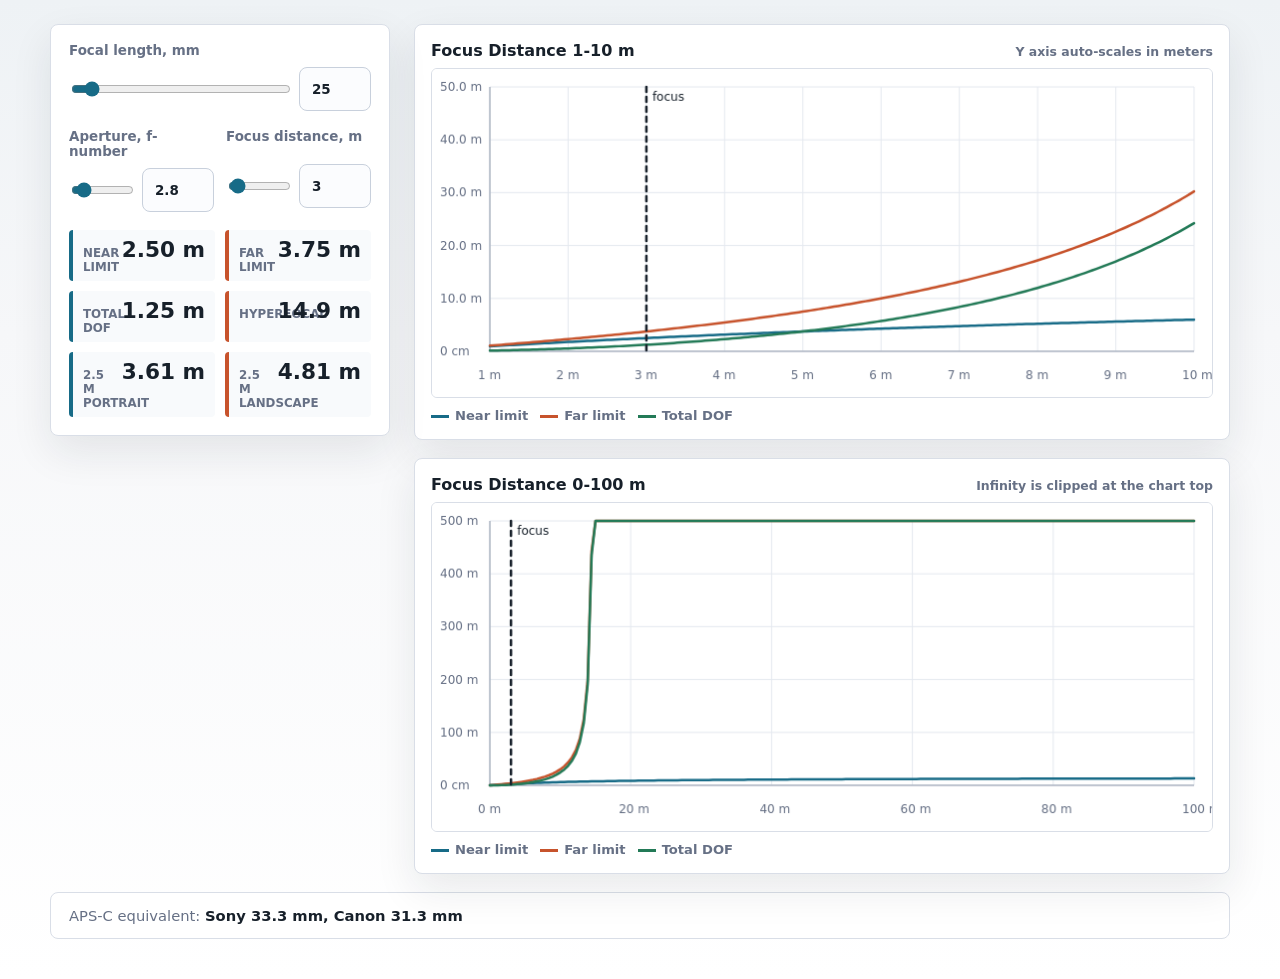
<file: index.html>
<!doctype html>
<html lang="en">
<head>
  <meta charset="utf-8">
  <meta name="viewport" content="width=device-width, initial-scale=1">
  <title>Micro Four Thirds Depth of Field Calculator</title>
  <meta name="theme-color" content="#176b87">
  <link rel="manifest" href="manifest.webmanifest">
  <link rel="stylesheet" href="styles.css">
</head>
<body>
  <main>
    <section class="workspace" aria-label="Depth of field calculator">
      <aside class="controls">
        <label>
          Focal length, mm
          <div class="range-row">
            <input id="focalRange" type="range" min="7" max="300" step="1" value="25">
            <input id="focal" type="number" min="1" max="1000" step="1" value="25">
          </div>
        </label>

        <div class="control-pair">
          <label>
            Aperture, f-number
            <div class="range-row">
              <input id="apertureRange" type="range" min="0.7" max="22" step="0.1" value="2.8">
              <input id="aperture" type="number" min="0.7" max="64" step="0.1" value="2.8">
            </div>
          </label>

          <label>
            Focus distance, m
            <div class="range-row">
              <input id="distanceRange" type="range" min="0.1" max="100" step="0.1" value="3">
              <input id="distance" type="number" min="0.1" max="1000" step="0.1" value="3">
            </div>
          </label>
        </div>

        <div class="results" aria-live="polite">
          <div class="metric">
            <span class="metric-label">Near limit</span>
            <span id="nearLimit" class="metric-value">-</span>
          </div>
          <div class="metric">
            <span class="metric-label">Far limit</span>
            <span id="farLimit" class="metric-value">-</span>
          </div>
          <div class="metric">
            <span class="metric-label">Total DOF</span>
            <span id="totalDof" class="metric-value">-</span>
          </div>
          <div class="metric">
            <span class="metric-label">Hyperfocal</span>
            <span id="hyperfocal" class="metric-value">-</span>
          </div>
          <button class="metric metric-action" id="portraitMetric" type="button">
            <span class="metric-label">2.5 m portrait</span>
            <span id="portraitDistance" class="metric-value">-</span>
          </button>
          <button class="metric metric-action" id="landscapeMetric" type="button">
            <span class="metric-label">2.5 m landscape</span>
            <span id="landscapeDistance" class="metric-value">-</span>
          </button>
        </div>
      </aside>

      <section class="charts">
        <div class="chart-wrap">
          <div class="chart-head">
            <h2 class="chart-title">Focus Distance 1-10 m</h2>
            <span class="chart-note">Y axis auto-scales in meters</span>
          </div>
          <canvas id="chartShort" width="980" height="390" aria-label="Depth of field graph from 1 to 10 meters"></canvas>
          <div class="legend"><span>Near limit</span><span>Far limit</span><span>Total DOF</span></div>
        </div>

        <div class="chart-wrap">
          <div class="chart-head">
            <h2 class="chart-title">Focus Distance 0-100 m</h2>
            <span class="chart-note">Infinity is clipped at the chart top</span>
          </div>
          <canvas id="chartLong" width="980" height="390" aria-label="Depth of field graph from 0 to 100 meters"></canvas>
          <div class="legend"><span>Near limit</span><span>Far limit</span><span>Total DOF</span></div>
        </div>
      </section>
    </section>

    <p class="aps-c-equivalent" aria-live="polite">
      <span>APS-C equivalent:</span>
      <strong id="apsCEquivalent">-</strong>
    </p>
  </main>

  <script src="script.js"></script>
</body>
</html>
</file>
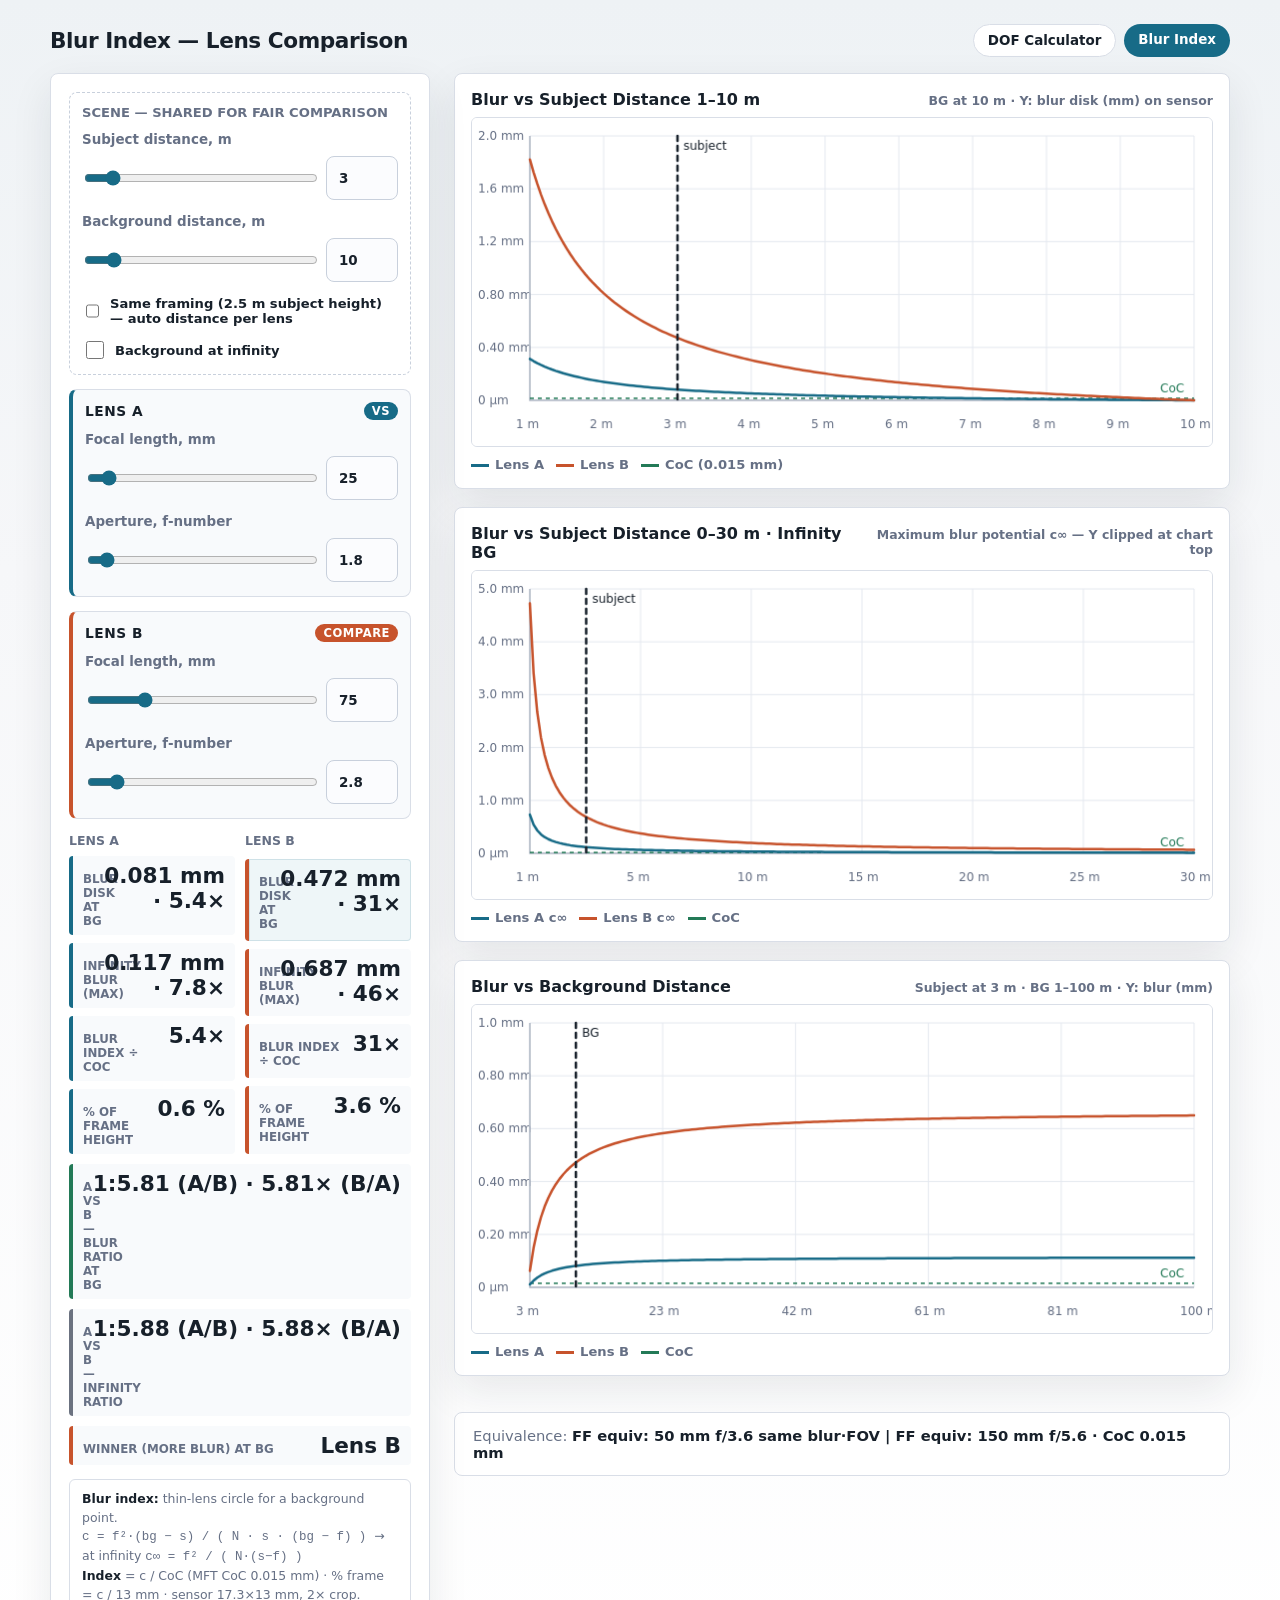
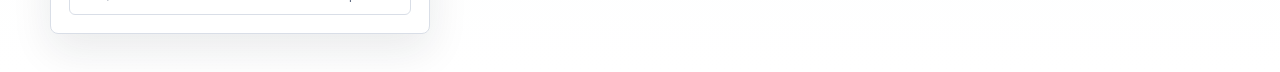
<file: blur.html>
<!doctype html>
<html lang="en">
<head>
  <meta charset="utf-8">
  <meta name="viewport" content="width=device-width, initial-scale=1">
  <title>Micro Four Thirds Blur Index Calculator</title>
  <meta name="theme-color" content="#176b87">
  <link rel="manifest" href="manifest.webmanifest">
  <link rel="stylesheet" href="styles.css">
  <style>
    .workspace.blur-workspace { grid-template-columns: 380px minmax(0, 1fr); }
    .lens-group { display: grid; gap: 12px; padding: 12px; border: 1px solid var(--line); border-radius: 8px; background: #f8fafc; }
    .lens-group.lens-a { border-left: 4px solid var(--accent); }
    .lens-group.lens-b { border-left: 4px solid var(--accent-2); }
    .lens-title { margin: 0; font-size: 0.86rem; font-weight: 800; text-transform: uppercase; letter-spacing: 0.04em; color: var(--ink); display:flex; align-items:center; justify-content:space-between; gap:8px; }
    .lens-title span.badge { font-size: 0.72rem; font-weight: 800; padding: 2px 8px; border-radius: 999px; color:#fff; }
    .lens-a .badge { background: var(--accent); }
    .lens-b .badge { background: var(--accent-2); }
    .shared-controls { display:grid; gap:12px; padding: 12px; border: 1px dashed #c8d0dc; border-radius: 8px; background:#ffffff; }
    .shared-title { margin:0; font-size:0.82rem; font-weight:800; color:var(--muted); text-transform:uppercase; }
    .blur-results { display:grid; gap:10px; }
    .compare-grid { display:grid; grid-template-columns: 1fr 1fr; gap:10px; }
    .compare-col { display:grid; gap:8px; }
    .compare-col h3 { margin:0; font-size:0.78rem; font-weight:800; text-transform:uppercase; color:var(--muted); }
    .compare-col.lens-a-col .metric { border-left-color: var(--accent); }
    .compare-col.lens-b-col .metric { border-left-color: var(--accent-2); }
    .metric.winner { background: #eef6f8; box-shadow: inset 0 0 0 1px rgba(23,107,135,0.15); }
    .formula { font-size:0.78rem; color:var(--muted); background:#fff; border:1px solid var(--line); border-radius:6px; padding:10px 12px; line-height:1.5; }
    .formula strong { color: var(--ink); }
    .toggle-row { display:flex; align-items:center; gap:8px; font-size:0.82rem; font-weight:700; color:var(--ink); }
    .toggle-row input[type="checkbox"] { width:18px; min-height:18px; accent-color: var(--accent); }
    @media (max-width: 860px) {
      .workspace.blur-workspace { grid-template-columns: 1fr; }
      .compare-grid { grid-template-columns: 1fr; }
    }
  </style>
</head>
<body>
  <main>
    <div style="display:flex; align-items:center; justify-content:space-between; gap:12px; margin-bottom:16px; flex-wrap:wrap;">
      <h1 style="margin:0; font-size:1.35rem; letter-spacing:-0.02em;">Blur Index — Lens Comparison</h1>
      <nav style="display:flex; gap:8px;">
        <a href="index.html" style="padding:8px 14px; border-radius:999px; border:1px solid var(--line); background:#fff; color:var(--ink); text-decoration:none; font-weight:700; font-size:0.84rem;">DOF Calculator</a>
        <a href="blur.html" aria-current="page" style="padding:8px 14px; border-radius:999px; background:var(--accent); color:#fff; text-decoration:none; font-weight:700; font-size:0.84rem;">Blur Index</a>
      </nav>
    </div>

    <section class="workspace blur-workspace" aria-label="Blur index calculator">
      <aside class="controls" style="gap:14px;">
        <div class="shared-controls">
          <p class="shared-title">Scene — shared for fair comparison</p>
          <label>
            Subject distance, m
            <div class="range-row">
              <input id="distanceRange" type="range" min="0.3" max="30" step="0.1" value="3">
              <input id="distance" type="number" min="0.1" max="1000" step="0.1" value="3">
            </div>
          </label>
          <label>
            Background distance, m
            <div class="range-row">
              <input id="bgRange" type="range" min="0.5" max="100" step="0.5" value="10">
              <input id="bg" type="number" min="0.2" max="1000" step="0.1" value="10">
            </div>
          </label>
          <label class="toggle-row"><input id="sameFraming" type="checkbox"> Same framing (2.5 m subject height) — auto distance per lens</label>
          <label class="toggle-row"><input id="infinityBg" type="checkbox"> Background at infinity</label>
        </div>

        <div class="lens-group lens-a">
          <p class="lens-title">Lens A <span class="badge">vs</span></p>
          <label>
            Focal length, mm
            <div class="range-row">
              <input id="focalARange" type="range" min="7" max="300" step="1" value="25">
              <input id="focalA" type="number" min="1" max="1000" step="1" value="25">
            </div>
          </label>
          <label>
            Aperture, f-number
            <div class="range-row">
              <input id="apertureARange" type="range" min="0.7" max="22" step="0.1" value="1.8">
              <input id="apertureA" type="number" min="0.7" max="64" step="0.1" value="1.8">
            </div>
          </label>
        </div>

        <div class="lens-group lens-b">
          <p class="lens-title">Lens B <span class="badge">compare</span></p>
          <label>
            Focal length, mm
            <div class="range-row">
              <input id="focalBRange" type="range" min="7" max="300" step="1" value="75">
              <input id="focalB" type="number" min="1" max="1000" step="1" value="75">
            </div>
          </label>
          <label>
            Aperture, f-number
            <div class="range-row">
              <input id="apertureBRange" type="range" min="0.7" max="22" step="0.1" value="2.8">
              <input id="apertureB" type="number" min="0.7" max="64" step="0.1" value="2.8">
            </div>
          </label>
        </div>

        <div class="blur-results" aria-live="polite">
          <div class="compare-grid">
            <div class="compare-col lens-a-col">
              <h3>Lens A</h3>
              <div class="metric" id="metricA-finite">
                <span class="metric-label">Blur disk at BG</span>
                <span id="blurA" class="metric-value">-</span>
              </div>
              <div class="metric">
                <span class="metric-label">Infinity blur (max)</span>
                <span id="infA" class="metric-value">-</span>
              </div>
              <div class="metric">
                <span class="metric-label">Blur index ÷ CoC</span>
                <span id="indexA" class="metric-value">-</span>
              </div>
              <div class="metric">
                <span class="metric-label">% of frame height</span>
                <span id="pctA" class="metric-value">-</span>
              </div>
            </div>
            <div class="compare-col lens-b-col">
              <h3>Lens B</h3>
              <div class="metric" id="metricB-finite">
                <span class="metric-label">Blur disk at BG</span>
                <span id="blurB" class="metric-value">-</span>
              </div>
              <div class="metric">
                <span class="metric-label">Infinity blur (max)</span>
                <span id="infB" class="metric-value">-</span>
              </div>
              <div class="metric">
                <span class="metric-label">Blur index ÷ CoC</span>
                <span id="indexB" class="metric-value">-</span>
              </div>
              <div class="metric">
                <span class="metric-label">% of frame height</span>
                <span id="pctB" class="metric-value">-</span>
              </div>
            </div>
          </div>

          <div class="metric" style="grid-template-columns: 1fr auto; border-left-color: var(--good);">
            <span class="metric-label">A vs B — blur ratio at BG</span>
            <span id="ratio" class="metric-value">-</span>
          </div>
          <div class="metric" style="grid-template-columns: 1fr auto; border-left-color: #6b7280;">
            <span class="metric-label">A vs B — infinity ratio</span>
            <span id="ratioInf" class="metric-value">-</span>
          </div>
          <div class="metric" style="grid-template-columns: 1fr auto;">
            <span class="metric-label">Winner (more blur) at BG</span>
            <span id="winner" class="metric-value">-</span>
          </div>
        </div>

        <div class="formula">
          <strong>Blur index:</strong> thin-lens circle for a background point.<br>
          <code>c = f²·(bg − s) / ( N · s · (bg − f) )</code> &nbsp;→&nbsp; at infinity <code>c∞ = f² / ( N·(s−f) )</code><br>
          <strong>Index</strong> = c / CoC (MFT CoC 0.015 mm) · % frame = c / 13 mm · sensor 17.3×13 mm, 2× crop.
        </div>
      </aside>

      <section class="charts">
        <div class="chart-wrap">
          <div class="chart-head">
            <h2 class="chart-title">Blur vs Subject Distance 1–10 m</h2>
            <span class="chart-note">BG at <span id="chartBgNote1">10 m</span> · Y: blur disk (mm) on sensor</span>
          </div>
          <canvas id="chartShort" width="980" height="390" aria-label="Blur vs subject distance 1 to 10 meters"></canvas>
          <div class="legend"><span>Lens A</span><span>Lens B</span><span>CoC (0.015 mm)</span></div>
        </div>

        <div class="chart-wrap">
          <div class="chart-head">
            <h2 class="chart-title">Blur vs Subject Distance 0–30 m · Infinity BG</h2>
            <span class="chart-note">Maximum blur potential c∞ — Y clipped at chart top</span>
          </div>
          <canvas id="chartLong" width="980" height="390" aria-label="Infinity blur vs subject distance 0 to 30 meters"></canvas>
          <div class="legend"><span>Lens A c∞</span><span>Lens B c∞</span><span>CoC</span></div>
        </div>

        <div class="chart-wrap">
          <div class="chart-head">
            <h2 class="chart-title">Blur vs Background Distance</h2>
            <span class="chart-note">Subject at <span id="chartSubjectNote">3 m</span> · BG 1–100 m · Y: blur (mm)</span>
          </div>
          <canvas id="chartBg" width="980" height="390" aria-label="Blur vs background distance"></canvas>
          <div class="legend"><span>Lens A</span><span>Lens B</span><span>CoC</span></div>
        </div>

        <p class="aps-c-equivalent" aria-live="polite">
          <span>Equivalence:</span>
          <strong id="equiv">-</strong>
        </p>
      </section>
    </section>
  </main>

<script>
const COC_MM = 0.015;
const MFT_SENSOR_HEIGHT_MM = 13;
const FRAMING_SUBJECT_HEIGHT_M = 2.5;
const inputs = {
  focalA: document.querySelector('#focalA'),
  focalARange: document.querySelector('#focalARange'),
  apertureA: document.querySelector('#apertureA'),
  apertureARange: document.querySelector('#apertureARange'),
  focalB: document.querySelector('#focalB'),
  focalBRange: document.querySelector('#focalBRange'),
  apertureB: document.querySelector('#apertureB'),
  apertureBRange: document.querySelector('#apertureBRange'),
  distance: document.querySelector('#distance'),
  distanceRange: document.querySelector('#distanceRange'),
  bg: document.querySelector('#bg'),
  bgRange: document.querySelector('#bgRange'),
  sameFraming: document.querySelector('#sameFraming'),
  infinityBg: document.querySelector('#infinityBg'),
};
const out = {
  blurA: document.querySelector('#blurA'),
  blurB: document.querySelector('#blurB'),
  infA: document.querySelector('#infA'),
  infB: document.querySelector('#infB'),
  indexA: document.querySelector('#indexA'),
  indexB: document.querySelector('#indexB'),
  pctA: document.querySelector('#pctA'),
  pctB: document.querySelector('#pctB'),
  ratio: document.querySelector('#ratio'),
  ratioInf: document.querySelector('#ratioInf'),
  winner: document.querySelector('#winner'),
  equiv: document.querySelector('#equiv'),
  chartBgNote1: document.querySelector('#chartBgNote1'),
  chartSubjectNote: document.querySelector('#chartSubjectNote'),
  metricA: document.querySelector('#metricA-finite'),
  metricB: document.querySelector('#metricB-finite'),
};
function readNumber(el, fb) { const v = Number(el.value); return Number.isFinite(v) && v > 0 ? v : fb; }
function blurDisk(f, N, sM, bgM) {
  if (!bgM || !Number.isFinite(bgM) || bgM <= sM) return 0;
  const s = sM * 1000; const bg = bgM * 1000;
  if (bg <= f || s <= f) return 0;
  return (f*f * (bg - s)) / (N * s * (bg - f));
}
function blurInfinity(f, N, sM) {
  const s = sM * 1000;
  if (s <= f) return 0;
  return (f*f) / (N * (s - f));
}
function effectiveSubjectDistance(baseM, focalMm) {
  if (!inputs.sameFraming.checked) return baseM;
  const REF_F = 25;
  return baseM * (focalMm / REF_F);
}
function formatMm(v) {
  if (!Number.isFinite(v) || v <= 0) return '0 mm';
  if (v < 0.01) return `${(v*1000).toFixed(1)} µm`;
  if (v < 1) return `${v.toFixed(3)} mm`;
  if (v < 10) return `${v.toFixed(2)} mm`;
  return `${v.toFixed(1)} mm`;
}
function formatIndex(v) {
  if (!Number.isFinite(v) || v <= 0) return '0×';
  if (v < 10) return `${v.toFixed(1)}×`;
  if (v < 100) return `${v.toFixed(0)}×`;
  return `${Math.round(v)}×`;
}
function formatPct(v) {
  if (!Number.isFinite(v) || v <= 0) return '0 %';
  return `${v.toFixed(1)} %`;
}
function niceCeil(v) {
  if (!Number.isFinite(v) || v <= 0) return 1;
  const p = Math.pow(10, Math.floor(Math.log10(v)));
  const n = v / p;
  const s = n <= 1.5 ? 1.5 : n <= 2 ? 2 : n <= 5 ? 5 : 10;
  return s * p;
}
function resizeCanvas(canvas) {
  const ratio = window.devicePixelRatio || 1;
  const rect = canvas.getBoundingClientRect();
  canvas.width = Math.max(320, Math.floor(rect.width * ratio));
  canvas.height = Math.max(220, Math.floor(rect.height * ratio));
  const ctx = canvas.getContext('2d');
  ctx.setTransform(ratio,0,0,ratio,0,0);
  return { ctx, width: rect.width, height: rect.height };
}
function drawLine(ctx, points, xToPx, yToPx, getY, color, width) {
  ctx.strokeStyle = color; ctx.lineWidth = width; ctx.lineJoin='round'; ctx.lineCap='round'; ctx.beginPath();
  let started=false;
  points.forEach(p=>{
    const y=getY(p);
    if (!Number.isFinite(y)) { started=false; return; }
    const x=xToPx(p.x); const py=yToPx(Math.min(y, 1e9));
    if (!started){ ctx.moveTo(x,py); started=true; } else ctx.lineTo(x,py);
  });
  ctx.stroke();
}
function drawChartBlurVsSubject(canvas, startM, endM, getBlur) {
  const {ctx,width,height}=resizeCanvas(canvas);
  const pad={left:58,right:18,top:18,bottom:46};
  const plotW=width-pad.left-pad.right;
  const plotH=height-pad.top-pad.bottom;
  const samples=180;
  const pointsA=[], pointsB=[];
  let maxY=COC_MM*2;
  for(let i=0;i<=samples;i++){
    const x=startM + ((endM-startM)*i)/samples;
    const a=getBlur('A', x);
    const b=getBlur('B', x);
    pointsA.push({x,y:a});
    pointsB.push({x,y:b});
    if(Number.isFinite(a)) maxY=Math.max(maxY,a);
    if(Number.isFinite(b)) maxY=Math.max(maxY,b);
  }
  const yMax=niceCeil(Math.max(maxY, 0.05));
  const xToPx=x=>pad.left + ((x-startM)/(endM-startM))*plotW;
  const yToPx=y=>pad.top + plotH - (Math.min(y,yMax)/yMax)*plotH;
  ctx.clearRect(0,0,width,height);
  ctx.fillStyle='#ffffff'; ctx.fillRect(0,0,width,height);
  ctx.strokeStyle='#e5e9f0'; ctx.lineWidth=1;
  ctx.font='12px Inter, system-ui, sans-serif'; ctx.fillStyle='#667085';
  for(let i=0;i<=5;i++){
    const y=(yMax*i)/5; const py=yToPx(y);
    ctx.beginPath(); ctx.moveTo(pad.left,py); ctx.lineTo(width-pad.right,py); ctx.stroke();
    const label = y < 0.1 ? `${(y*1000).toFixed(0)} µm` : y < 1 ? `${y.toFixed(2)} mm` : `${y.toFixed(1)} mm`;
    ctx.fillText(label, 6, py+4);
  }
  const xTicks=endM<=10?9:6;
  for(let i=0;i<=xTicks;i++){
    const x=startM+((endM-startM)*i)/xTicks; const px=xToPx(x);
    ctx.beginPath(); ctx.moveTo(px,pad.top); ctx.lineTo(px,height-pad.bottom); ctx.stroke();
    ctx.fillText(`${Math.round(x)} m`, px-14, height-18);
  }
  ctx.strokeStyle='#aeb7c4'; ctx.lineWidth=1.5;
  ctx.beginPath(); ctx.moveTo(pad.left,pad.top); ctx.lineTo(pad.left,height-pad.bottom); ctx.lineTo(width-pad.right,height-pad.bottom); ctx.stroke();
  ctx.strokeStyle='#237a57'; ctx.setLineDash([4,4]); ctx.lineWidth=1.5;
  ctx.beginPath(); const cocY=yToPx(Math.min(COC_MM,yMax)); ctx.moveTo(pad.left,cocY); ctx.lineTo(width-pad.right,cocY); ctx.stroke(); ctx.setLineDash([]);
  ctx.fillStyle='#237a57'; ctx.fillText('CoC', width-pad.right-34, cocY-6);
  drawLine(ctx,pointsA,xToPx,yToPx,p=>p.y,'#176b87',2.5);
  drawLine(ctx,pointsB,xToPx,yToPx,p=>p.y,'#c7532c',2.5);
  const focusM=readNumber(inputs.distance,3);
  if(focusM>=startM && focusM<=endM){
    const px=xToPx(focusM);
    ctx.strokeStyle='#17202a'; ctx.setLineDash([5,5]); ctx.beginPath(); ctx.moveTo(px,pad.top); ctx.lineTo(px,height-pad.bottom); ctx.stroke(); ctx.setLineDash([]);
    ctx.fillStyle='#17202a'; ctx.fillText('subject', Math.min(px+6,width-70), pad.top+14);
  }
}
function drawChartBlurVsBg(canvas, subjectM, getBlurAtBg){
  const {ctx,width,height}=resizeCanvas(canvas);
  const pad={left:58,right:18,top:18,bottom:46};
  const plotW=width-pad.left-pad.right;
  const plotH=height-pad.top-pad.bottom;
  const startM=Math.max(subjectM+0.3, 1);
  const endM=100;
  const samples=180;
  const pointsA=[], pointsB=[];
  let maxY=COC_MM*2;
  for(let i=0;i<=samples;i++){
    const bg=startM + ((endM-startM)*i)/samples;
    const a=getBlurAtBg('A', bg);
    const b=getBlurAtBg('B', bg);
    pointsA.push({x:bg,y:a});
    pointsB.push({x:bg,y:b});
    if(Number.isFinite(a)) maxY=Math.max(maxY,a);
    if(Number.isFinite(b)) maxY=Math.max(maxY,b);
  }
  const yMax=niceCeil(Math.max(maxY, 0.05));
  const xToPx=x=>pad.left + ((x-startM)/(endM-startM))*plotW;
  const yToPx=y=>pad.top + plotH - (Math.min(y,yMax)/yMax)*plotH;
  ctx.clearRect(0,0,width,height);
  ctx.fillStyle='#ffffff'; ctx.fillRect(0,0,width,height);
  ctx.strokeStyle='#e5e9f0'; ctx.lineWidth=1;
  ctx.font='12px Inter, system-ui, sans-serif'; ctx.fillStyle='#667085';
  for(let i=0;i<=5;i++){
    const y=(yMax*i)/5; const py=yToPx(y);
    ctx.beginPath(); ctx.moveTo(pad.left,py); ctx.lineTo(width-pad.right,py); ctx.stroke();
    const label = y < 0.1 ? `${(y*1000).toFixed(0)} µm` : y < 1 ? `${y.toFixed(2)} mm` : `${y.toFixed(1)} mm`;
    ctx.fillText(label, 6, py+4);
  }
  const xTicks=5;
  for(let i=0;i<=xTicks;i++){
    const x=startM+((endM-startM)*i)/xTicks; const px=xToPx(x);
    ctx.beginPath(); ctx.moveTo(px,pad.top); ctx.lineTo(px,height-pad.bottom); ctx.stroke();
    ctx.fillText(`${Math.round(x)} m`, px-14, height-18);
  }
  ctx.strokeStyle='#aeb7c4'; ctx.lineWidth=1.5;
  ctx.beginPath(); ctx.moveTo(pad.left,pad.top); ctx.lineTo(pad.left,height-pad.bottom); ctx.lineTo(width-pad.right,height-pad.bottom); ctx.stroke();
  ctx.strokeStyle='#237a57'; ctx.setLineDash([4,4]); ctx.lineWidth=1.5;
  ctx.beginPath(); const cocY=yToPx(Math.min(COC_MM,yMax)); ctx.moveTo(pad.left,cocY); ctx.lineTo(width-pad.right,cocY); ctx.stroke(); ctx.setLineDash([]);
  ctx.fillStyle='#237a57'; ctx.fillText('CoC', width-pad.right-34, cocY-6);
  drawLine(ctx,pointsA,xToPx,yToPx,p=>p.y,'#176b87',2.5);
  drawLine(ctx,pointsB,xToPx,yToPx,p=>p.y,'#c7532c',2.5);
  const bgM = inputs.infinityBg.checked ? Infinity : readNumber(inputs.bg,10);
  if(Number.isFinite(bgM) && bgM>=startM && bgM<=endM){
    const px=xToPx(bgM);
    ctx.strokeStyle='#17202a'; ctx.setLineDash([5,5]); ctx.beginPath(); ctx.moveTo(px,pad.top); ctx.lineTo(px,height-pad.bottom); ctx.stroke(); ctx.setLineDash([]);
    ctx.fillStyle='#17202a'; ctx.fillText('BG', Math.min(px+6,width-40), pad.top+14);
  }
}
function syncPair(a,b){ b.value=a.value; }
function render(){
  const fA=readNumber(inputs.focalA,25);
  const nA=readNumber(inputs.apertureA,1.8);
  const fB=readNumber(inputs.focalB,75);
  const nB=readNumber(inputs.apertureB,2.8);
  const baseS=readNumber(inputs.distance,3);
  const baseBg=readNumber(inputs.bg,10);
  const infBg=inputs.infinityBg.checked;
  const bgEff = infBg ? Infinity : baseBg;
  const sA = effectiveSubjectDistance(baseS, fA);
  const sB = effectiveSubjectDistance(baseS, fB);
  const blurA = Number.isFinite(bgEff) ? blurDisk(fA,nA,sA,bgEff) : blurInfinity(fA,nA,sA);
  const blurB = Number.isFinite(bgEff) ? blurDisk(fB,nB,sB,bgEff) : blurInfinity(fB,nB,sB);
  const infBlurA = blurInfinity(fA,nA,sA);
  const infBlurB = blurInfinity(fB,nB,sB);
  const idxA = blurA / COC_MM;
  const idxB = blurB / COC_MM;
  const infIdxA = infBlurA / COC_MM;
  const infIdxB = infBlurB / COC_MM;
  out.blurA.textContent = formatMm(blurA) + ` · ${formatIndex(idxA)}`;
  out.blurB.textContent = formatMm(blurB) + ` · ${formatIndex(idxB)}`;
  out.infA.textContent = formatMm(infBlurA) + ` · ${formatIndex(infIdxA)}`;
  out.infB.textContent = formatMm(infBlurB) + ` · ${formatIndex(infIdxB)}`;
  out.indexA.textContent = formatIndex(idxA) + (Number.isFinite(bgEff) ? '' : ' (∞)');
  out.indexB.textContent = formatIndex(idxB) + (Number.isFinite(bgEff) ? '' : ' (∞)');
  out.pctA.textContent = formatPct((blurA / MFT_SENSOR_HEIGHT_MM)*100);
  out.pctB.textContent = formatPct((blurB / MFT_SENSOR_HEIGHT_MM)*100);
  const ratio = blurB > 0 ? (blurA / blurB) : (blurA > 0 ? Infinity : 1);
  const ratioInf = infBlurB > 0 ? (infBlurA / infBlurB) : 1;
  const fmtRatio = v => {
    if (!Number.isFinite(v)) return '∞';
    if (v >= 10) return `${v.toFixed(1)}×`;
    if (v >= 1) return `${v.toFixed(2)}×`;
    if (v > 0) return `1:${(1/v).toFixed(2)}`;
    return '0';
  };
  out.ratio.textContent = Number.isFinite(bgEff) ? `${fmtRatio(ratio)} (A/B) · ${fmtRatio(1/ratio)} (B/A)` : `∞ BG — see infinity`;
  out.ratioInf.textContent = `${fmtRatio(ratioInf)} (A/B) · ${fmtRatio(1/ratioInf)} (B/A)`;
  let winner = '-';
  if (blurA > blurB * 1.02) winner = 'Lens A';
  else if (blurB > blurA * 1.02) winner = 'Lens B';
  else winner = 'Tie';
  out.winner.textContent = winner;
  out.metricA.classList.toggle('winner', winner==='Lens A');
  out.metricB.classList.toggle('winner', winner==='Lens B');
  const ffEqA = `FF equiv: ${fA*2} mm f/${(nA*2).toFixed(1)} same blur·FOV`;
  const ffEqB = `FF equiv: ${fB*2} mm f/${(nB*2).toFixed(1)}`;
  const reframedNote = inputs.sameFraming.checked ? ' · reframed to same 2.5 m FOV' : '';
  out.equiv.textContent = `${ffEqA}  |  ${ffEqB}${reframedNote}  ·  CoC 0.015 mm`;
  out.chartBgNote1.textContent = infBg ? '∞' : `${baseBg} m`;
  out.chartSubjectNote.textContent = inputs.sameFraming.checked ? `${baseS} m ref → A ${sA.toFixed(1)} m / B ${sB.toFixed(1)} m` : `${baseS} m`;
  drawChartBlurVsSubject(document.querySelector('#chartShort'), 1, 10, (which, x)=>{
    const f = which==='A'?fA:fB;
    const n = which==='A'?nA:nB;
    const sx = inputs.sameFraming.checked ? x * (f/25) : x;
    const bg = infBg ? Infinity : baseBg;
    if (!Number.isFinite(bg)) return blurInfinity(f,n,sx);
    if (bg <= sx) return 0;
    return blurDisk(f,n,sx,bg);
  });
  drawChartBlurVsSubject(document.querySelector('#chartLong'), 0.5, 30, (which, x)=>{
    const f = which==='A'?fA:fB;
    const n = which==='A'?nA:nB;
    const sx = inputs.sameFraming.checked ? x * (f/25) : x;
    return blurInfinity(f,n,sx);
  });
  drawChartBlurVsBg(document.querySelector('#chartBg'), baseS, (which, bg)=>{
    const f = which==='A'?fA:fB;
    const n = which==='A'?nA:nB;
    const sx = which==='A'?sA:sB;
    if (bg <= sx) return 0;
    return blurDisk(f,n,sx,bg);
  });
  inputs.bg.disabled = infBg;
  inputs.bgRange.disabled = infBg;
  inputs.bg.style.opacity = infBg ? '0.5' : '1';
  inputs.bgRange.style.opacity = infBg ? '0.5' : '1';
}
[
  ['focalA','focalARange'],
  ['apertureA','apertureARange'],
  ['focalB','focalBRange'],
  ['apertureB','apertureBRange'],
  ['distance','distanceRange'],
  ['bg','bgRange'],
].forEach(([a,b])=>{
  inputs[a].addEventListener('input', ()=>{ syncPair(inputs[a], inputs[b]); render(); });
  inputs[b].addEventListener('input', ()=>{ syncPair(inputs[b], inputs[a]); render(); });
});
inputs.sameFraming.addEventListener('change', render);
inputs.infinityBg.addEventListener('change', render);
window.addEventListener('resize', render);
render();
</script>
</body>
</html>
</file>
<file: styles.css>
:root {
  color-scheme: light;
  --bg: #f6f7f9;
  --panel: #ffffff;
  --ink: #17202a;
  --muted: #667085;
  --line: #d9dee7;
  --accent: #176b87;
  --accent-2: #c7532c;
  --good: #237a57;
  --shadow: 0 16px 42px rgba(23, 32, 42, 0.09);
}

* {
  box-sizing: border-box;
}

body {
  margin: 0;
  min-height: 100vh;
  font-family: Inter, ui-sans-serif, system-ui, -apple-system, BlinkMacSystemFont, "Segoe UI", sans-serif;
  color: var(--ink);
  background:
    linear-gradient(180deg, #eef2f5 0%, var(--bg) 34%, #ffffff 100%);
}

main {
  width: min(1180px, calc(100% - 32px));
  margin: 0 auto;
  padding: 24px 0 40px;
}

.workspace {
  display: grid;
  grid-template-columns: 340px minmax(0, 1fr);
  gap: 24px;
  align-items: start;
}

.controls,
.chart-wrap {
  background: var(--panel);
  border: 1px solid var(--line);
  border-radius: 8px;
  box-shadow: var(--shadow);
}

.controls {
  padding: 18px;
  display: grid;
  gap: 16px;
  position: sticky;
  top: 18px;
}

.chart-title {
  margin: 0;
  font-size: 1rem;
  letter-spacing: 0;
}

label {
  display: grid;
  gap: 7px;
  color: var(--muted);
  font-size: 0.84rem;
  font-weight: 700;
}

.control-pair {
  display: grid;
  grid-template-columns: repeat(2, minmax(0, 1fr));
  gap: 12px;
}

input {
  width: 100%;
  min-height: 44px;
  border: 1px solid #c8d0dc;
  border-radius: 8px;
  padding: 10px 12px;
  color: var(--ink);
  background: #fbfcfe;
  font: inherit;
  font-weight: 700;
}

input:focus {
  outline: 3px solid rgba(23, 107, 135, 0.18);
  border-color: var(--accent);
}

.range-row {
  display: grid;
  grid-template-columns: minmax(0, 4fr) minmax(72px, 1fr);
  gap: 10px;
  align-items: center;
}

input[type="range"] {
  width: 100%;
  padding: 0;
  accent-color: var(--accent);
}

.range-row input[type="number"] {
  justify-self: stretch;
}

.results {
  display: grid;
  grid-template-columns: repeat(2, minmax(0, 1fr));
  gap: 10px;
}

.metric {
  display: grid;
  grid-template-columns: minmax(0, 1fr) auto;
  gap: 8px;
  align-items: baseline;
  border-left: 4px solid var(--accent);
  padding: 7px 10px;
  background: #f8fafc;
  border-radius: 4px;
  min-width: 0;
  color: inherit;
  font: inherit;
  text-align: left;
}

.metric:nth-child(even) {
  border-left-color: var(--accent-2);
}

.metric-action {
  appearance: none;
  cursor: pointer;
  border-top: 0;
  border-right: 0;
  border-bottom: 0;
}

.metric-action:hover {
  background: #eef6f8;
}

.metric-action:focus-visible {
  outline: 3px solid rgba(23, 107, 135, 0.18);
}

.metric-label {
  display: block;
  color: var(--muted);
  font-size: 0.74rem;
  font-weight: 800;
  text-transform: uppercase;
  min-width: 0;
}

.metric-value {
  display: block;
  font-size: clamp(1rem, 1.7vw, 1.35rem);
  font-weight: 850;
  text-align: right;
  overflow-wrap: anywhere;
}

.charts {
  display: grid;
  gap: 18px;
}

.aps-c-equivalent {
  margin: 18px 0 0;
  padding: 14px 18px;
  border: 1px solid var(--line);
  border-radius: 8px;
  background: var(--panel);
  color: var(--muted);
  font-size: 0.92rem;
}

.aps-c-equivalent strong {
  color: var(--ink);
}

.chart-wrap {
  padding: 16px;
}

.chart-head {
  display: flex;
  align-items: baseline;
  justify-content: space-between;
  gap: 12px;
  margin-bottom: 8px;
}

.chart-note {
  color: var(--muted);
  font-size: 0.78rem;
  font-weight: 700;
  text-align: right;
}

canvas {
  display: block;
  width: 100%;
  height: 330px;
  border: 1px solid var(--line);
  border-radius: 6px;
  background: #ffffff;
}

.legend {
  display: flex;
  flex-wrap: wrap;
  gap: 12px;
  margin-top: 10px;
  color: var(--muted);
  font-size: 0.82rem;
  font-weight: 700;
}

.legend span::before {
  content: "";
  display: inline-block;
  width: 18px;
  height: 3px;
  margin-right: 6px;
  vertical-align: middle;
  background: var(--accent);
}

.legend span:nth-child(2)::before {
  background: var(--accent-2);
}

.legend span:nth-child(3)::before {
  background: var(--good);
}

@media (max-width: 860px) {
  .workspace {
    grid-template-columns: 1fr;
  }

  .controls {
    position: static;
  }

  canvas {
    height: 280px;
  }
}

@media (max-width: 560px) {
  main {
    width: min(100% - 20px, 1180px);
    padding-top: 14px;
  }

  .control-pair {
    grid-template-columns: 1fr;
  }

  .chart-head {
    display: grid;
  }

  .chart-note {
    text-align: left;
  }
}
</file>
